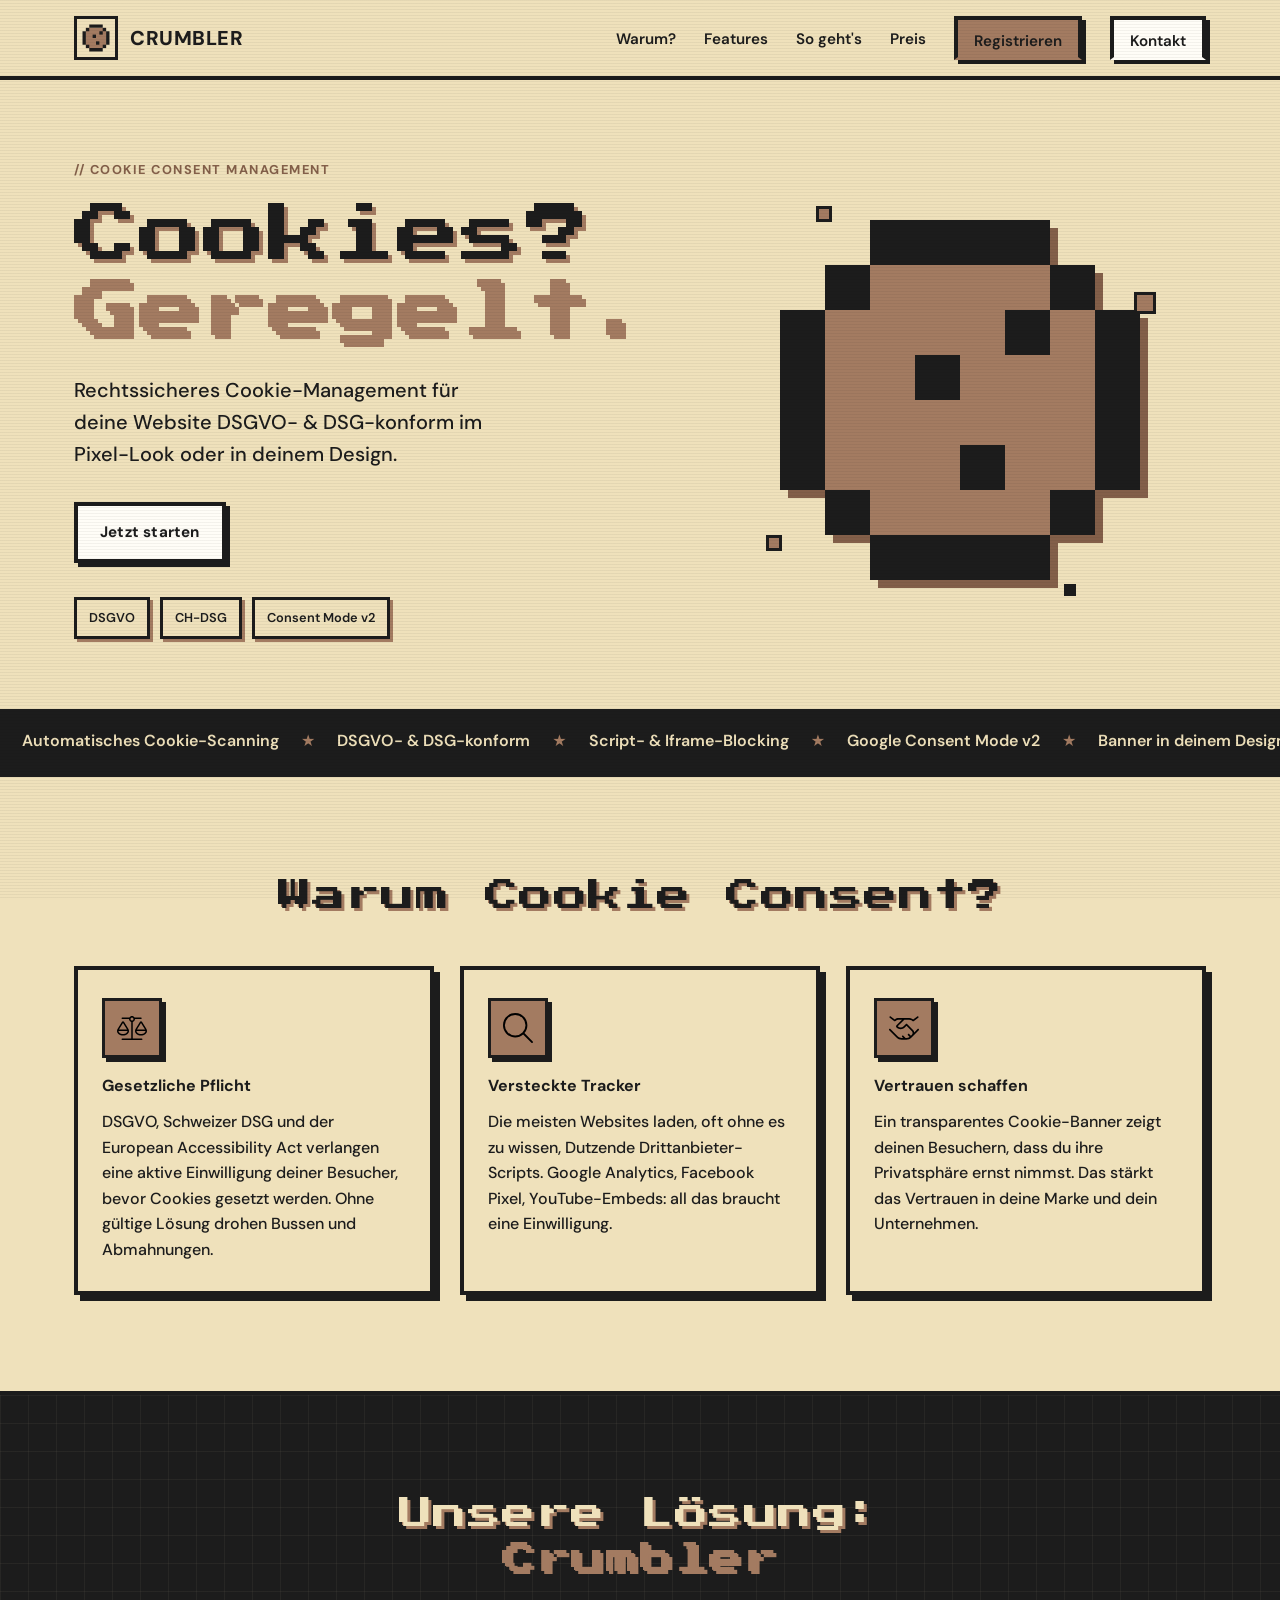
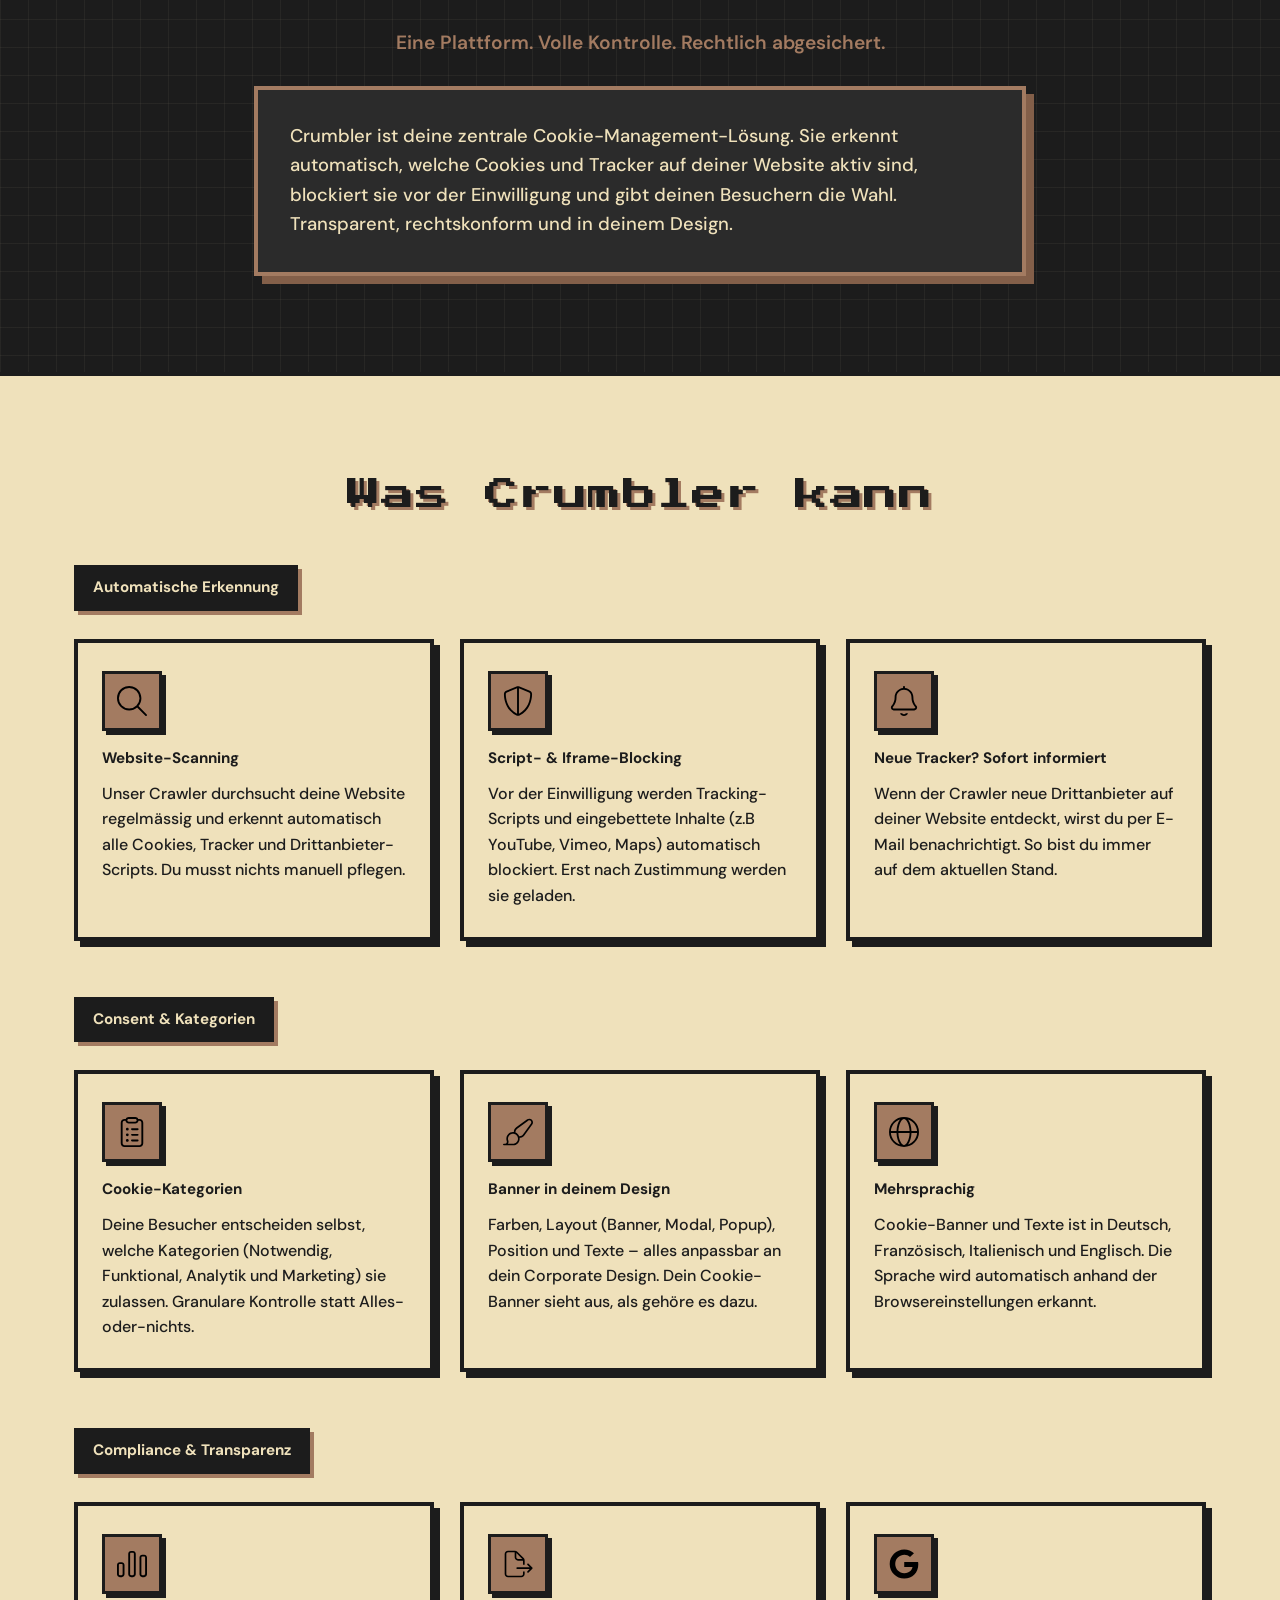
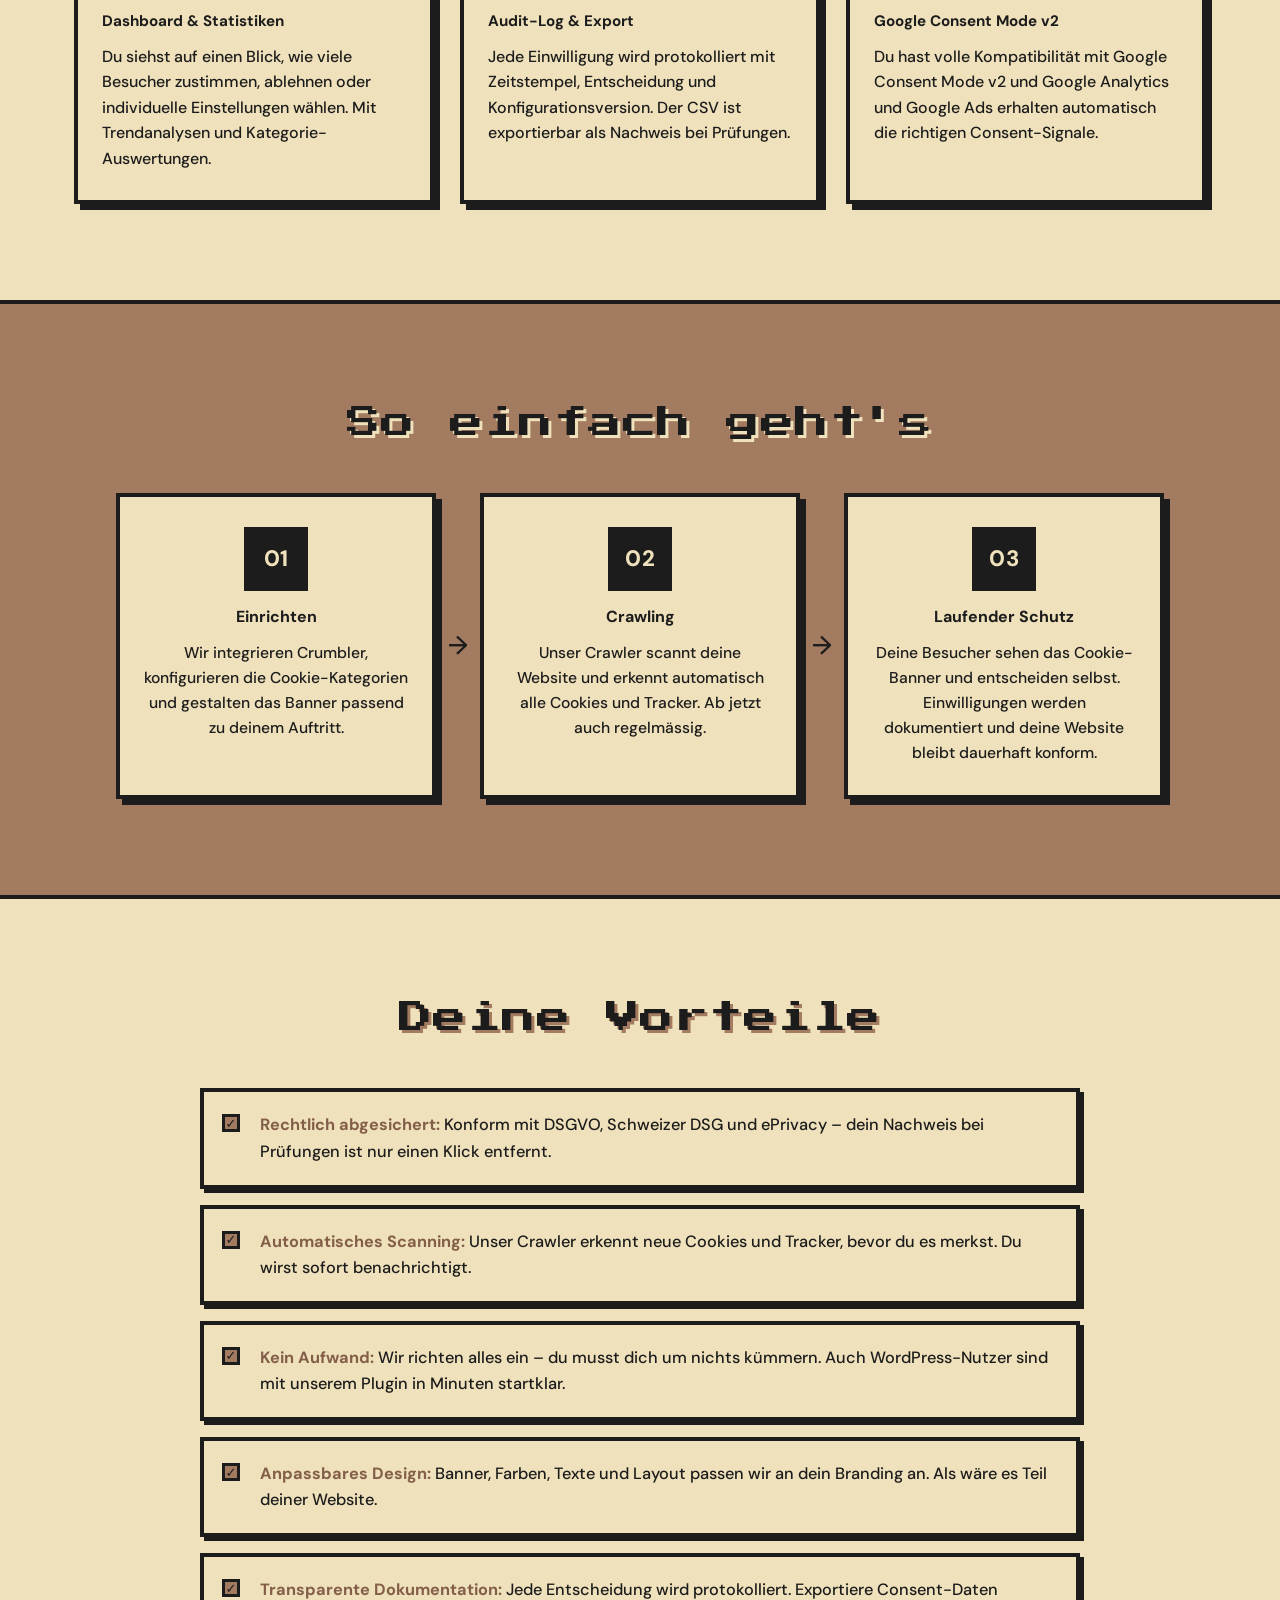
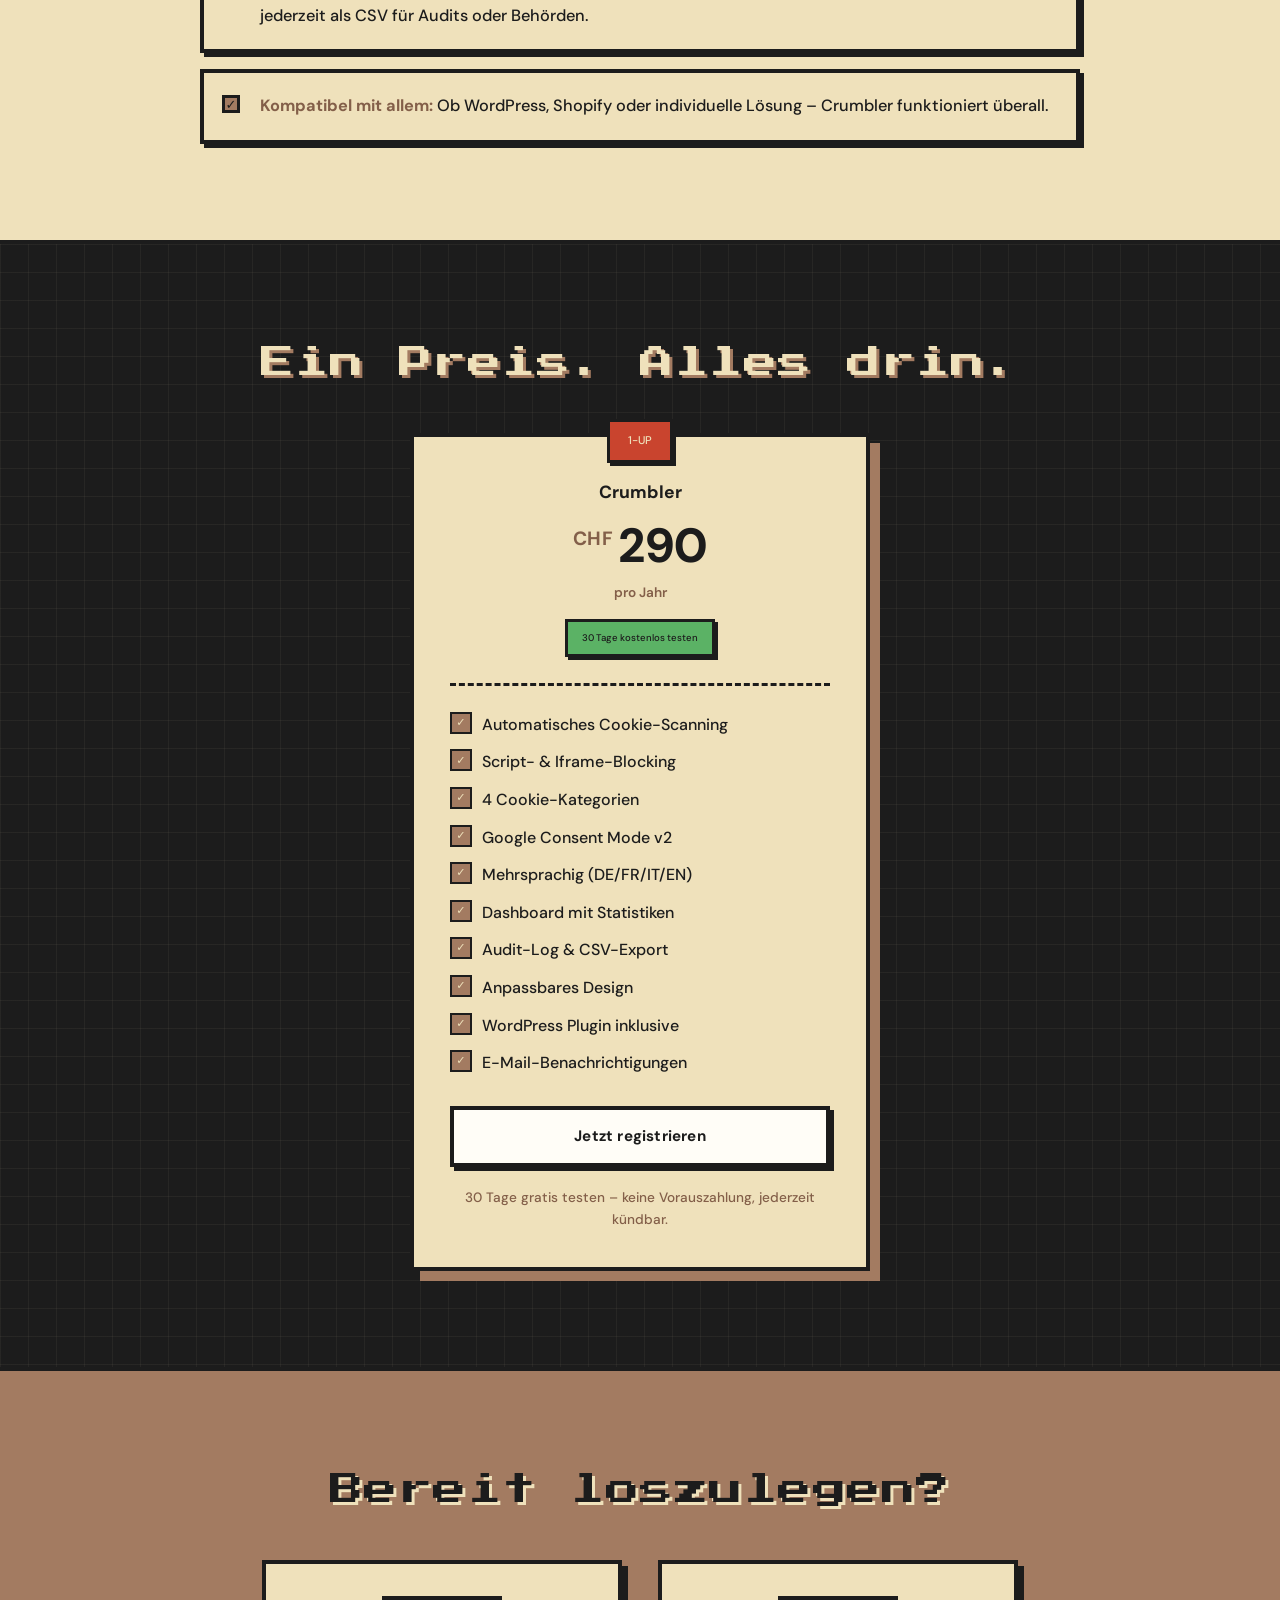
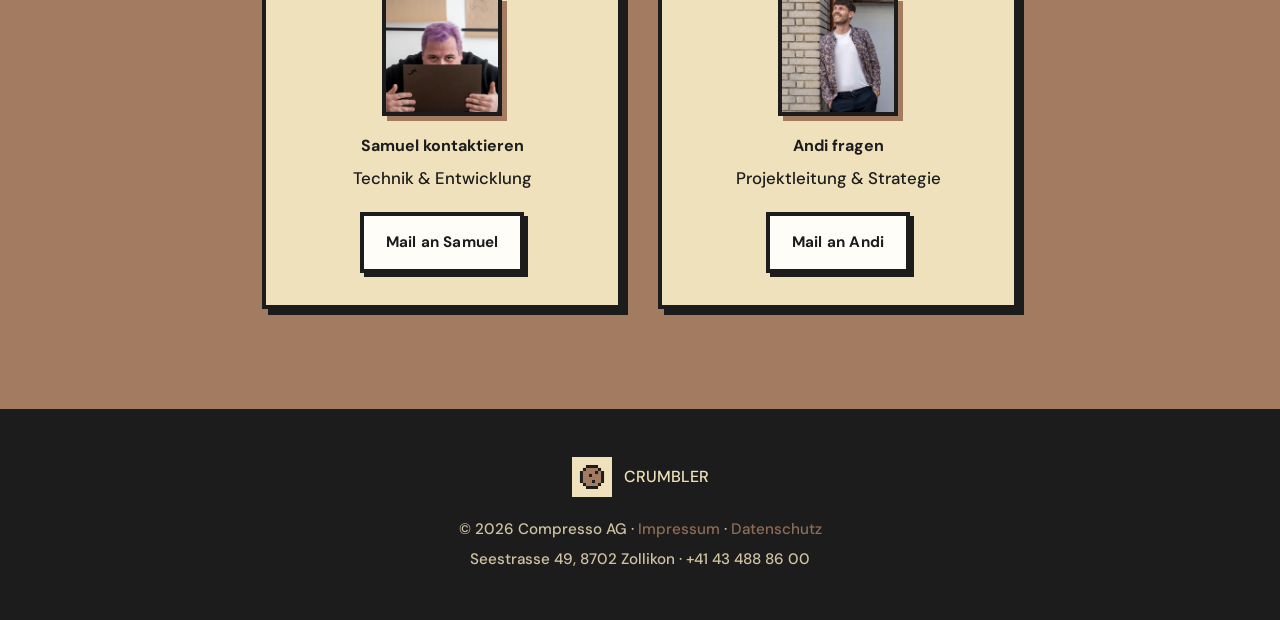
<file: index.html>
<!DOCTYPE html>
<html lang="de">
<head>
    <meta charset="UTF-8">
    <meta name="viewport" content="width=device-width, initial-scale=1.0">
    <title>Crumbler – Cookie Consent für deine Website. Pixelgenau geregelt.</title>
    <meta name="description" content="Crumbler macht deine Website rechtssicher – DSGVO- und DSG-konform. Automatisches Cookie-Scanning, intelligentes Blocking und ein Cookie-Banner im 8-Bit-Style oder in deinem Design.">

    <!-- Open Graph / Social -->
    <meta property="og:type" content="website">
    <meta property="og:title" content="Crumbler – Cookie Consent, pixelgenau geregelt">
    <meta property="og:description" content="Rechtssicheres Cookie-Management: automatisches Scanning, intelligentes Blocking und ein Banner, das zu deiner Marke passt.">
    <meta property="og:image" content="assets/logo.svg">
    <meta name="twitter:card" content="summary_large_image">
    <meta name="twitter:title" content="Crumbler – Cookie Consent, pixelgenau geregelt">
    <meta name="twitter:description" content="Rechtssicheres Cookie-Management im Pixel-Look.">

    <link rel="icon" type="image/svg+xml" href="assets/logo.svg">
    <link rel="preconnect" href="https://fonts.googleapis.com">
    <link rel="preconnect" href="https://fonts.gstatic.com" crossorigin>
    <link href="https://fonts.googleapis.com/css2?family=Press+Start+2P&family=DM+Sans:opsz,wght@9..40,400;9..40,500;9..40,700&display=swap" rel="stylesheet">
    <link rel="stylesheet" href="css/styles.css">
    <link rel="stylesheet" href="css/variant-oi.css">
</head>
<body>
    <!-- Scanline + grain overlay -->
    <div class="crt-overlay" aria-hidden="true"></div>

    <!-- Navigation -->
    <header id="header">
        <div class="container header-inner">
            <a href="#top" class="logo-link" aria-label="Crumbler Startseite">
                <img src="assets/logo.svg" alt="" class="logo-img">
                <span class="logo-word">CRUMBLER</span>
            </a>
            <button class="mobile-menu-toggle" aria-label="Menü öffnen" aria-expanded="false">
                <span></span><span></span><span></span>
            </button>
            <nav id="main-nav">
                <ul>
                    <li><a href="#why">Warum?</a></li>
                    <li><a href="#features">Features</a></li>
                    <li><a href="#howitworks">So geht's</a></li>
                    <li><a href="#pricing">Preis</a></li>
                    <li><a href="https://cmp.compresso.ch/register" class="btn btn-small btn-primary">Registrieren</a></li>
                    <li><a href="#contact" class="btn btn-small">Kontakt</a></li>
                </ul>
            </nav>
        </div>
    </header>

    <main id="top">
        <!-- 1) Hero -->
        <section id="hero" class="section-hero">
            <div class="container hero-grid">
                <div class="hero-copy">
                    <p class="kicker">// Cookie Consent Management</p>
                    <h1>Cookies?<br><span class="hl">Geregelt.</span></h1>
                    <p class="subline">Rechtssicheres Cookie-Management für deine Website DSGVO- &amp; DSG-konform im Pixel-Look oder in deinem Design.</p>
                    <div class="actions">
                        <a href="#pricing" class="btn btn-secondary">Jetzt starten</a>
                    </div>
                    <ul class="hero-badges">
                        <li>DSGVO</li>
                        <li>CH-DSG</li>
                        <li>Consent Mode v2</li>
                    </ul>
                </div>
                <div class="hero-art">
                    <div class="cookie-stage">
                        <!-- Inline SVG so einzelne Teile (Teig, Rand, Schoko-Stücke) animierbar sind -->
                        <svg class="cookie-sprite" id="crumbler-cookie" viewBox="0 0 1167.128 1167.127" role="img" aria-label="Crumbler Cookie" xmlns="http://www.w3.org/2000/svg">
                            <rect class="dough" x="145.891" y="145.891" width="875.345" height="875.345"/>
                            <g class="cookie-edge">
                                <polygon class="edge edge-top" points="583.564 145.891 729.455 145.891 875.345 145.891 875.345 0 729.455 0 583.564 0 437.673 0 291.782 0 291.782 145.891 437.673 145.891 583.564 145.891"/>
                                <rect class="edge corner-tl" x="145.891" y="145.891" width="145.891" height="145.891"/>
                                <rect class="edge corner-tr" x="875.345" y="145.891" width="145.891" height="145.891"/>
                                <polygon class="edge edge-left" points="145.891 729.455 145.891 583.564 145.891 437.673 145.891 291.782 0 291.782 0 437.673 0 583.564 0 729.455 0 875.346 145.891 875.346 145.891 729.455"/>
                                <polygon class="edge edge-right" points="1021.237 291.782 1021.237 437.672 1021.237 583.563 1021.237 729.454 1021.237 875.345 1167.127 875.345 1167.127 729.454 1167.127 583.563 1167.127 437.672 1167.128 291.782 1021.237 291.782"/>
                                <rect class="edge corner-br" x="875.346" y="875.345" width="145.891" height="145.891"/>
                                <rect class="edge corner-bl" x="145.891" y="875.345" width="145.891" height="145.891"/>
                                <polygon class="edge edge-bottom" points="583.564 1021.236 437.673 1021.236 291.782 1021.236 291.782 1167.127 437.673 1167.127 583.564 1167.127 729.455 1167.127 875.345 1167.127 875.345 1021.236 729.455 1021.236 583.564 1021.236"/>
                            </g>
                            <g class="cookie-chips">
                                <rect class="chip chip-1" x="729.455" y="291.782" width="145.891" height="145.891"/>
                                <rect class="chip chip-2" x="437.673" y="437.673" width="145.891" height="145.891"/>
                                <rect class="chip chip-3" x="583.564" y="729.454" width="145.891" height="145.891"/>
                            </g>
                        </svg>
                        <span class="crumb crumb-1"></span>
                        <span class="crumb crumb-2"></span>
                        <span class="crumb crumb-3"></span>
                        <span class="crumb crumb-4"></span>
                    </div>
                </div>
            </div>
            <div class="marquee" aria-hidden="true">
                <div class="marquee-track">
                    <div class="marquee-group">
                        <span>Automatisches Cookie-Scanning</span><i>★</i>
                        <span>DSGVO- &amp; DSG-konform</span><i>★</i>
                        <span>Script- &amp; Iframe-Blocking</span><i>★</i>
                        <span>Google Consent Mode v2</span><i>★</i>
                        <span>Banner in deinem Design</span><i>★</i>
                        <span>Mehrsprachig: DE · FR · IT · EN</span><i>★</i>
                        <span>Audit-Log &amp; CSV-Export</span><i>★</i>
                        <span>WordPress-Plugin inklusive</span><i>★</i>
                    </div>
                    <div class="marquee-group">
                        <span>Automatisches Cookie-Scanning</span><i>★</i>
                        <span>DSGVO- &amp; DSG-konform</span><i>★</i>
                        <span>Script- &amp; Iframe-Blocking</span><i>★</i>
                        <span>Google Consent Mode v2</span><i>★</i>
                        <span>Banner in deinem Design</span><i>★</i>
                        <span>Mehrsprachig: DE · FR · IT · EN</span><i>★</i>
                        <span>Audit-Log &amp; CSV-Export</span><i>★</i>
                        <span>WordPress-Plugin inklusive</span><i>★</i>
                    </div>
                </div>
            </div>
        </section>

        <!-- 2) Warum Cookie Consent? -->
        <section id="why" class="section section-light reveal">
            <div class="container">
                <h2>Warum Cookie Consent?</h2>
                <div class="grid-3">
                    <div class="card">
                        <div class="card-icon-wrap"><img src="assets/icons/scale-balanced.svg" alt="" class="card-icon"></div>
                        <h3>Gesetzliche Pflicht</h3>
                        <p>DSGVO, Schweizer DSG und der European Accessibility Act verlangen eine aktive Einwilligung deiner Besucher, bevor Cookies gesetzt werden. Ohne gültige Lösung drohen Bussen und Abmahnungen.</p>
                    </div>
                    <div class="card">
                        <div class="card-icon-wrap"><img src="assets/icons/magnifying-glass.svg" alt="" class="card-icon"></div>
                        <h3>Versteckte Tracker</h3>
                        <p>Die meisten Websites laden, oft ohne es zu wissen, Dutzende Drittanbieter-Scripts. Google Analytics, Facebook Pixel, YouTube-Embeds: all das braucht eine Einwilligung.</p>
                    </div>
                    <div class="card">
                        <div class="card-icon-wrap"><img src="assets/icons/handshake.svg" alt="" class="card-icon"></div>
                        <h3>Vertrauen schaffen</h3>
                        <p>Ein transparentes Cookie-Banner zeigt deinen Besuchern, dass du ihre Privatsphäre ernst nimmst. Das stärkt das Vertrauen in deine Marke und dein Unternehmen.</p>
                    </div>
                </div>
            </div>
        </section>

        <!-- 3) Lösung -->
        <section id="solution" class="section section-dark reveal">
            <div class="container narrow">
                <h2>Unsere Lösung: <span class="hl">Crumbler</span></h2>
                <p class="lead">Eine Plattform. Volle Kontrolle. Rechtlich abgesichert.</p>
                <div class="content-block">
                    <p>Crumbler ist deine zentrale Cookie-Management-Lösung. Sie erkennt automatisch, welche Cookies und Tracker auf deiner Website aktiv sind, blockiert sie vor der Einwilligung und gibt deinen Besuchern die Wahl. Transparent, rechtskonform und in deinem Design.</p>
                </div>
            </div>
        </section>

        <!-- 4) Features -->
        <section id="features" class="section section-light reveal">
            <div class="container">
                <h2>Was Crumbler kann</h2>

                <div class="feature-group">
                    <h3 class="feature-group-title">Automatische Erkennung</h3>
                    <div class="grid-3">
                        <div class="feature-card">
                            <div class="feature-icon"><img src="assets/icons/magnifying-glass.svg" alt="" class="fa-icon"></div>
                            <h4>Website-Scanning</h4>
                            <p>Unser Crawler durchsucht deine Website regelmässig und erkennt automatisch alle Cookies, Tracker und Drittanbieter-Scripts. Du musst nichts manuell pflegen.</p>
                        </div>
                        <div class="feature-card">
                            <div class="feature-icon"><img src="assets/icons/shield-halved.svg" alt="" class="fa-icon"></div>
                            <h4>Script- &amp; Iframe-Blocking</h4>
                            <p>Vor der Einwilligung werden Tracking-Scripts und eingebettete Inhalte (z.B YouTube, Vimeo, Maps) automatisch blockiert. Erst nach Zustimmung werden sie geladen.</p>
                        </div>
                        <div class="feature-card">
                            <div class="feature-icon"><img src="assets/icons/bell.svg" alt="" class="fa-icon"></div>
                            <h4>Neue Tracker? Sofort informiert</h4>
                            <p>Wenn der Crawler neue Drittanbieter auf deiner Website entdeckt, wirst du per E-Mail benachrichtigt. So bist du immer auf dem aktuellen Stand.</p>
                        </div>
                    </div>
                </div>

                <div class="feature-group">
                    <h3 class="feature-group-title">Consent &amp; Kategorien</h3>
                    <div class="grid-3">
                        <div class="feature-card">
                            <div class="feature-icon"><img src="assets/icons/clipboard-list.svg" alt="" class="fa-icon"></div>
                            <h4>Cookie-Kategorien</h4>
                            <p>Deine Besucher entscheiden selbst, welche Kategorien (Notwendig, Funktional, Analytik und Marketing) sie zulassen. Granulare Kontrolle statt Alles-oder-nichts.</p>
                        </div>
                        <div class="feature-card">
                            <div class="feature-icon"><img src="assets/icons/paintbrush.svg" alt="" class="fa-icon"></div>
                            <h4>Banner in deinem Design</h4>
                            <p>Farben, Layout (Banner, Modal, Popup), Position und Texte – alles anpassbar an dein Corporate Design. Dein Cookie-Banner sieht aus, als gehöre es dazu.</p>
                        </div>
                        <div class="feature-card">
                            <div class="feature-icon"><img src="assets/icons/globe.svg" alt="" class="fa-icon"></div>
                            <h4>Mehrsprachig</h4>
                            <p>Cookie-Banner und Texte ist in Deutsch, Französisch, Italienisch und Englisch. Die Sprache wird automatisch anhand der Browsereinstellungen erkannt.</p>
                        </div>
                    </div>
                </div>

                <div class="feature-group">
                    <h3 class="feature-group-title">Compliance &amp; Transparenz</h3>
                    <div class="grid-3">
                        <div class="feature-card">
                            <div class="feature-icon"><img src="assets/icons/chart-simple.svg" alt="" class="fa-icon"></div>
                            <h4>Dashboard &amp; Statistiken</h4>
                            <p>Du siehst auf einen Blick, wie viele Besucher zustimmen, ablehnen oder individuelle Einstellungen wählen. Mit Trendanalysen und Kategorie-Auswertungen.</p>
                        </div>
                        <div class="feature-card">
                            <div class="feature-icon"><img src="assets/icons/file-export.svg" alt="" class="fa-icon"></div>
                            <h4>Audit-Log &amp; Export</h4>
                            <p>Jede Einwilligung wird protokolliert mit Zeitstempel, Entscheidung und Konfigurationsversion. Der CSV ist exportierbar als Nachweis bei Prüfungen.</p>
                        </div>
                        <div class="feature-card">
                            <div class="feature-icon"><img src="assets/icons/google.svg" alt="" class="fa-icon"></div>
                            <h4>Google Consent Mode v2</h4>
                            <p>Du hast volle Kompatibilität mit Google Consent Mode v2 und Google Analytics und Google Ads erhalten automatisch die richtigen Consent-Signale.</p>
                        </div>
                    </div>
                </div>
            </div>
        </section>

        <!-- 5) So funktioniert es -->
        <section id="howitworks" class="section section-cookie reveal">
            <div class="container">
                <h2>So einfach geht's</h2>
                <div class="workflow-steps">
                    <div class="step">
                        <span class="step-number">01</span>
                        <h3>Einrichten</h3>
                        <p>Wir integrieren Crumbler, konfigurieren die Cookie-Kategorien und gestalten das Banner passend zu deinem Auftritt.</p>
                    </div>
                    <div class="step-arrow">&rarr;</div>
                    <div class="step">
                        <span class="step-number">02</span>
                        <h3>Crawling</h3>
                        <p>Unser Crawler scannt deine Website und erkennt automatisch alle Cookies und Tracker. Ab jetzt auch regelmässig.</p>
                    </div>
                    <div class="step-arrow">&rarr;</div>
                    <div class="step">
                        <span class="step-number">03</span>
                        <h3>Laufender Schutz</h3>
                        <p>Deine Besucher sehen das Cookie-Banner und entscheiden selbst. Einwilligungen werden dokumentiert und deine Website bleibt dauerhaft konform.</p>
                    </div>
                </div>
            </div>
        </section>

        <!-- 6) Vorteile -->
        <section id="benefits" class="section section-light reveal">
            <div class="container">
                <h2>Deine Vorteile</h2>
                <ul class="benefits-list">
                    <li><strong>Rechtlich abgesichert:</strong> Konform mit DSGVO, Schweizer DSG und ePrivacy – dein Nachweis bei Prüfungen ist nur einen Klick entfernt.</li>
                    <li><strong>Automatisches Scanning:</strong> Unser Crawler erkennt neue Cookies und Tracker, bevor du es merkst. Du wirst sofort benachrichtigt.</li>
                    <li><strong>Kein Aufwand:</strong> Wir richten alles ein – du musst dich um nichts kümmern. Auch WordPress-Nutzer sind mit unserem Plugin in Minuten startklar.</li>
                    <li><strong>Anpassbares Design:</strong> Banner, Farben, Texte und Layout passen wir an dein Branding an. Als wäre es Teil deiner Website.</li>
                    <li><strong>Transparente Dokumentation:</strong> Jede Entscheidung wird protokolliert. Exportiere Consent-Daten jederzeit als CSV für Audits oder Behörden.</li>
                    <li><strong>Kompatibel mit allem:</strong> Ob WordPress, Shopify oder individuelle Lösung – Crumbler funktioniert überall.</li>
                </ul>
            </div>
        </section>

        <!-- 7) Pricing -->
        <section id="pricing" class="section section-dark reveal">
            <div class="container narrow">
                <h2>Ein Preis. Alles drin.</h2>
                <div class="pricing-single">
                    <div class="price-card">
                        <span class="price-ribbon">1-UP</span>
                        <h3>Crumbler</h3>
                        <div class="price"><span class="price-cur">CHF</span>290</div>
                        <div class="sub-price">pro Jahr</div>
                        <div class="trial-badge">30 Tage kostenlos testen</div>
                        <hr>
                        <ul class="features">
                            <li>Automatisches Cookie-Scanning</li>
                            <li>Script- &amp; Iframe-Blocking</li>
                            <li>4 Cookie-Kategorien</li>
                            <li>Google Consent Mode v2</li>
                            <li>Mehrsprachig (DE/FR/IT/EN)</li>
                            <li>Dashboard mit Statistiken</li>
                            <li>Audit-Log &amp; CSV-Export</li>
                            <li>Anpassbares Design</li>
                            <li>WordPress Plugin inklusive</li>
                            <li>E-Mail-Benachrichtigungen</li>
                        </ul>
                        <a href="https://cmp.compresso.ch/register" class="btn btn-secondary btn-block">Jetzt registrieren</a>
                        <p class="trial-fineprint">30 Tage gratis testen – keine Vorauszahlung, jederzeit kündbar.</p>
                    </div>
                </div>
            </div>
        </section>

        <!-- 8) CTA / Kontakt -->
        <section id="contact" class="section section-cookie reveal">
            <div class="container">
                <h2>Bereit loszulegen?</h2>

                <div class="contact-persons">
                    <div class="person">
                        <div class="person-photo-wrap"><img src="assets/samuel.jpg" alt="Samuel Rüegger" class="person-photo"></div>
                        <h3>Samuel kontaktieren</h3>
                        <p>Technik &amp; Entwicklung</p>
                        <a href="mailto:samuel.ruegger@compresso.ch" class="btn btn-secondary">Mail an Samuel</a>
                    </div>
                    <div class="person">
                        <div class="person-photo-wrap"><img src="assets/andi.jpg" alt="Andi Eggli" class="person-photo"></div>
                        <h3>Andi fragen</h3>
                        <p>Projektleitung &amp; Strategie</p>
                        <a href="mailto:andi.eggli@compresso.ch" class="btn btn-secondary">Mail an Andi</a>
                    </div>
                </div>
            </div>
        </section>
    </main>

    <footer>
        <div class="container footer-inner">
            <div class="footer-brand">
                <img src="assets/logo.svg" alt="" class="footer-logo">
                <span>CRUMBLER</span>
            </div>
            <p class="footer-meta">&copy; 2026 Compresso AG · <a href="https://compresso.ch/impressum/" target="_blank" rel="noopener">Impressum</a> · <a href="https://compresso.ch/datenschutzerklaerung/" target="_blank" rel="noopener">Datenschutz</a></p>
            <p class="footer-meta">Seestrasse 49, 8702 Zollikon · +41 43 488 86 00</p>
        </div>
    </footer>

    <script src="js/app.js"></script>
    <script src="https://cmp.compresso.ch/widget/cmp.min.js?key=f0ad35cd-ad21-440a-940b-c36ac06441a4"></script>
</body>
</html>
</file>
<file: css/styles.css>
/* =========================================================
   CRUMBLER — 8-bit / bitmap pixel aesthetic
   Palette derived from the cookie logo:
     #efe1bb  cream   (paper)
     #a37b61  cookie  (brown accent)
     #1c1c1c  ink     (near-black)
   ========================================================= */

:root {
    --cream:    #efe1bb;
    --cream-2:  #e6d4a3;   /* deeper cream for patterns */
    --btn-white:#fffdf7;   /* heller Button-Hintergrund (inaktiv) */
    --cookie:   #a37b61;
    --cookie-d: #835f49;   /* darker cookie for shadows */
    --ink:      #1c1c1c;
    --ink-2:    #2b2b2b;
    --chip:     #c9442e;   /* arcade red accent (sparingly) */
    --pico-green:#5bb265;

    --px: 4px;                       /* base pixel unit */
    --border: var(--ink);
    --shadow-hard: 6px 6px 0 var(--ink);
    --shadow-hard-sm: 4px 4px 0 var(--ink);

    --font-display: "Press Start 2P", monospace;
    --font-body: "Pixelify Sans", "Press Start 2P", monospace;

    --maxw: 1180px;
}

/* ---------- Reset ---------- */
*, *::before, *::after { box-sizing: border-box; margin: 0; padding: 0; }

html { scroll-behavior: smooth; }

body {
    font-family: var(--font-body);
    font-size: 20px;
    line-height: 1.55;
    color: var(--ink);
    background-color: var(--cream);
    /* dotted bitmap paper texture */
    background-image:
        radial-gradient(var(--cream-2) 1.4px, transparent 1.5px);
    background-size: 14px 14px;
    -webkit-font-smoothing: none;
    image-rendering: pixelated;
    overflow-x: hidden;
}

img { image-rendering: pixelated; }
.fa-icon, .card-icon { image-rendering: auto; }   /* keep vector icons crisp */

a { color: inherit; }

::selection { background: var(--chip); color: var(--cream); }

/* Chunky pixel scrollbar */
::-webkit-scrollbar { width: 14px; }
::-webkit-scrollbar-track { background: var(--cream-2); }
::-webkit-scrollbar-thumb { background: var(--cookie); border: 3px solid var(--ink); }

/* ---------- CRT scanline + vignette overlay ---------- */
.crt-overlay {
    position: fixed;
    inset: 0;
    pointer-events: none;
    z-index: 9999;
    background:
        repeating-linear-gradient(
            to bottom,
            rgba(28,28,28,0.05) 0px,
            rgba(28,28,28,0.05) 1px,
            transparent 1px,
            transparent 3px
        );
    mix-blend-mode: multiply;
}

/* ---------- Layout ---------- */
.container { width: 100%; max-width: var(--maxw); margin: 0 auto; padding: 0 24px; }
.container.narrow { max-width: 820px; }

.section { padding: 96px 0; position: relative; }

.section-light { background: var(--cream); }

.section-dark {
    background: var(--ink);
    color: var(--cream);
    background-image:
        linear-gradient(rgba(239,225,187,0.05) 1px, transparent 1px),
        linear-gradient(90deg, rgba(239,225,187,0.05) 1px, transparent 1px);
    background-size: 28px 28px;
}

.section-cookie {
    background: var(--cookie);
    color: var(--ink);
    /* dezente Schachbrett-Dither – niedriger Kontrast, damit loser Text
       direkt darauf gut lesbar bleibt */
    background-image:
        linear-gradient(45deg, rgba(28,28,28,0.05) 25%, transparent 25%, transparent 75%, rgba(28,28,28,0.05) 75%),
        linear-gradient(45deg, rgba(28,28,28,0.05) 25%, transparent 25%, transparent 75%, rgba(28,28,28,0.05) 75%);
    background-size: 32px 32px;
    background-position: 0 0, 16px 16px;
}

/* thick divider between sections */
.section + .section,
.section-hero + .section { border-top: var(--px) solid var(--ink); }
.section-dark { border-top-color: var(--ink) !important; }

/* ---------- Typography ---------- */
h1, h2, h3, h4, .logo-word, .step-number, .price, .btn {
    font-family: var(--font-display);
    line-height: 1.35;
    letter-spacing: 0.5px;
}

h1 {
    font-size: clamp(2.1rem, 6vw, 4rem);
    line-height: 1.18;
    text-shadow: var(--px) var(--px) 0 var(--cookie);
}

h2 {
    font-size: clamp(1.3rem, 3.4vw, 2.1rem);
    margin-bottom: 48px;
    text-align: center;
}

.section-dark h2 { text-shadow: 3px 3px 0 var(--cookie); }
.section-light h2 { text-shadow: 3px 3px 0 var(--cookie); }
.section-cookie h2 { text-shadow: 3px 3px 0 var(--cream); }

h3 { font-size: 1rem; line-height: 1.5; }
h4 { font-size: 0.82rem; line-height: 1.5; }

p { font-size: 1.05rem; }

.kicker {
    font-family: var(--font-display);
    font-size: 0.62rem;
    letter-spacing: 1px;
    color: var(--cookie-d);
    margin-bottom: 18px;
    text-transform: uppercase;
}
.section-dark .kicker { color: var(--cookie); }
.section-cookie .kicker { color: var(--ink); opacity: 1; }
.kicker.center { text-align: center; }

.hl { color: var(--cookie); }
.section-dark .hl { color: var(--cookie); }

/* ---------- Buttons ---------- */
.btn {
    display: inline-block;
    font-size: 0.7rem;
    text-decoration: none;
    padding: 16px 22px;
    border: var(--px) solid var(--ink);
    background: var(--btn-white);
    color: var(--ink);
    box-shadow: var(--shadow-hard-sm);
    transition: transform .08s steps(2), box-shadow .08s steps(2);
    cursor: pointer;
    text-align: center;
    line-height: 1.4;
}
.btn:hover { transform: translate(-2px, -2px); box-shadow: 6px 6px 0 var(--ink); }
.btn:active { transform: translate(4px, 4px); box-shadow: 0 0 0 var(--ink); }

.btn-primary { background: var(--cookie); color: var(--ink); }
.btn-secondary { background: var(--btn-white); color: var(--ink); }
.btn-small { padding: 11px 16px; font-size: 0.6rem; box-shadow: var(--px) var(--px) 0 var(--ink); }
.btn-block { display: block; width: 100%; }

/* ---------- Header ---------- */
#header {
    position: sticky;
    top: 0;
    z-index: 100;
    background: var(--cream);
    border-bottom: var(--px) solid var(--ink);
}
.header-inner { display: flex; align-items: center; justify-content: space-between; height: 76px; }

.logo-link { display: flex; align-items: center; gap: 12px; text-decoration: none; }
.logo-img { width: 44px; height: 44px; border: 3px solid var(--ink); display: block; }
.logo-word { font-family: var(--font-display); font-size: 1rem; letter-spacing: 1px; }

#main-nav ul { list-style: none; display: flex; align-items: center; gap: 28px; }
#main-nav a {
    font-family: var(--font-display);
    font-size: 0.62rem;
    text-decoration: none;
    padding-bottom: 4px;
    border-bottom: 3px solid transparent;
    transition: border-color .1s steps(1), color .1s;
}
#main-nav a:not(.btn):hover { border-bottom-color: var(--cookie); color: var(--cookie-d); }

.mobile-menu-toggle {
    display: none;
    flex-direction: column;
    gap: 5px;
    background: var(--cookie);
    border: 3px solid var(--ink);
    padding: 9px;
    cursor: pointer;
}
.mobile-menu-toggle span { display: block; width: 22px; height: 4px; background: var(--ink); }

/* ---------- Hero ---------- */
.section-hero {
    position: relative;
    padding: 80px 0 0;
    background: var(--cream);
    overflow: hidden;
}
.hero-grid {
    display: grid;
    grid-template-columns: 1.1fr 0.9fr;
    gap: 40px;
    align-items: center;
    padding-bottom: 70px;
}
.hero-copy .subline {
    font-size: 1.25rem;
    max-width: 30ch;
    margin: 24px 0 32px;
}
.actions { display: flex; flex-wrap: wrap; gap: 16px; }

.hero-badges { list-style: none; display: flex; flex-wrap: wrap; gap: 10px; margin-top: 34px; }
.hero-badges li {
    font-family: var(--font-display);
    font-size: 0.55rem;
    padding: 8px 12px;
    background: var(--cream);
    border: 3px solid var(--ink);
    box-shadow: 3px 3px 0 var(--cookie);
}

/* Hero cookie sprite */
.hero-art { display: flex; justify-content: center; align-items: center; }
.cookie-stage { position: relative; width: min(360px, 80%); aspect-ratio: 1; }
.cookie-sprite {
    width: 100%;
    height: 100%;
    display: block;
    /* Der Cookie bringt seinen eigenen Pixel-Rand mit – kein zusätzlicher
       Border/Box-Shadow (würde durch die offenen Ecken hässlich durchscheinen).
       Tiefe stattdessen als pixeliger Versatz-Schatten direkt am SVG. */
    filter: drop-shadow(8px 8px 0 var(--cookie-d));
    animation: bob 2.4s steps(4) infinite alternate;
}
/* Inline-SVG-Teile — einzeln animierbar via .dough / .edge / .chip (bzw. .chip-1..3) */
.cookie-sprite .dough { fill: var(--cookie); }
.cookie-sprite .edge  { fill: var(--ink); }
.cookie-sprite .chip  { fill: var(--ink); }
@keyframes bob { from { transform: translateY(0); } to { transform: translateY(-12px); } }

.crumb {
    position: absolute;
    width: 16px; height: 16px;
    background: var(--cookie);
    border: 3px solid var(--ink);
    animation: float 3s steps(6) infinite alternate;
}
.crumb-1 { top: -14px; left: 10%; }
.crumb-2 { top: 20%; right: -16px; width: 22px; height: 22px; animation-delay: .4s; }
.crumb-3 { bottom: 8%; left: -14px; animation-delay: .8s; }
.crumb-4 { bottom: -16px; right: 18%; width: 12px; height: 12px; background: var(--ink); animation-delay: 1.1s; }
@keyframes float { from { transform: translateY(0) rotate(0); } to { transform: translateY(-10px) rotate(0); } }

/* Hero marquee ticker */
.marquee {
    border-top: var(--px) solid var(--ink);
    border-bottom: var(--px) solid var(--ink);
    background: var(--ink);
    color: var(--cream);
    overflow: hidden;
    white-space: nowrap;
}
.marquee-track {
    display: flex;
    width: max-content;
    animation: scroll 22s linear infinite;
}
.marquee:hover .marquee-track { animation-play-state: paused; }
.marquee-group {
    display: flex;
    align-items: center;
    flex: 0 0 auto;
    font-family: var(--font-display);
    font-size: 0.68rem;
    padding: 15px 0;
}
.marquee-group span { white-space: nowrap; padding: 0 22px; }
.marquee-group i { color: var(--cookie); font-style: normal; }
/* -50% == genau eine (von zwei identischen) Gruppen -> nahtlose Schleife */
@keyframes scroll { from { transform: translateX(0); } to { transform: translateX(-50%); } }

/* ---------- Grid of cards ---------- */
.grid-3 { display: grid; grid-template-columns: repeat(3, 1fr); gap: 26px; }

.card, .feature-card {
    background: var(--cream);
    border: var(--px) solid var(--ink);
    box-shadow: var(--shadow-hard);
    padding: 28px 24px;
    transition: transform .1s steps(2), box-shadow .1s steps(2);
}
.section-cookie .card,
.section-cookie .feature-card { background: var(--cream); }
.card:hover, .feature-card:hover {
    transform: translate(-3px, -3px);
    box-shadow: 9px 9px 0 var(--ink);
}

.card h3, .feature-card h4 { margin: 18px 0 12px; }
.card p, .feature-card p { font-size: 1rem; }

.card-icon-wrap, .feature-icon {
    width: 60px; height: 60px;
    display: flex; align-items: center; justify-content: center;
    background: var(--cookie);
    border: 3px solid var(--ink);
    box-shadow: 4px 4px 0 var(--ink);
}
.card-icon, .fa-icon { width: 30px; height: 30px; color: var(--ink); }

/* ---------- Feature groups ---------- */
.feature-group { margin-top: 56px; }
.feature-group:first-of-type { margin-top: 0; }
.feature-group-title {
    display: inline-block;
    font-size: 0.78rem;
    margin-bottom: 28px;
    padding: 10px 16px;
    background: var(--ink);
    color: var(--cream);
    border: 3px solid var(--ink);
    box-shadow: 4px 4px 0 var(--cookie);
}

/* ---------- Solution block ---------- */
.lead {
    font-family: var(--font-display);
    font-size: 0.85rem;
    line-height: 1.7;
    text-align: center;
    color: var(--cookie);
    margin-bottom: 28px;
}
.content-block {
    background: var(--ink-2);
    border: var(--px) solid var(--cookie);
    box-shadow: 8px 8px 0 var(--cookie-d);
    padding: 32px;
}
.content-block p { font-size: 1.15rem; }

/* ---------- Workflow steps ---------- */
.workflow-steps {
    display: flex;
    align-items: stretch;
    justify-content: center;
    gap: 12px;
    flex-wrap: wrap;
}
.step {
    flex: 1 1 240px;
    max-width: 320px;
    background: var(--cream);
    border: var(--px) solid var(--ink);
    box-shadow: var(--shadow-hard);
    padding: 30px 24px;
    text-align: center;
}
.step h3 { margin: 16px 0 12px; }
.step p { font-size: 0.98rem; }
.step-number {
    display: inline-flex;
    align-items: center; justify-content: center;
    width: 64px; height: 64px;
    font-size: 1rem;
    background: var(--ink);
    color: var(--cream);
    border: 3px solid var(--ink);
    box-shadow: 4px 4px 0 var(--cream);
}
.step-arrow {
    display: flex;
    align-items: center;
    font-family: var(--font-display);
    font-size: 1.6rem;
    color: var(--ink);
}

/* ---------- Benefits ---------- */
.benefits-list { list-style: none; max-width: 880px; margin: 0 auto; display: grid; gap: 16px; }
.benefits-list li {
    background: var(--cream);
    border: var(--px) solid var(--ink);
    box-shadow: var(--shadow-hard-sm);
    padding: 20px 22px 20px 56px;
    position: relative;
    font-size: 1.02rem;
}
.benefits-list li::before {
    content: "";
    position: absolute;
    left: 18px; top: 22px;
    width: 18px; height: 18px;
    background: var(--cookie);
    border: 3px solid var(--ink);
}
.benefits-list strong { font-family: var(--font-display); font-size: 0.7rem; color: var(--cookie-d); }

/* ---------- Pricing ---------- */
.pricing-single { display: flex; justify-content: center; }
.price-card {
    position: relative;
    width: 100%;
    max-width: 460px;
    background: var(--cream);
    color: var(--ink);
    border: var(--px) solid var(--ink);
    box-shadow: 10px 10px 0 var(--cookie);
    padding: 44px 36px 36px;
    text-align: center;
}
.price-ribbon {
    position: absolute;
    top: -18px; left: 50%; transform: translateX(-50%);
    font-family: var(--font-display);
    font-size: 0.7rem;
    background: var(--chip);
    color: var(--cream);
    padding: 10px 18px;
    border: 3px solid var(--ink);
    box-shadow: 3px 3px 0 var(--ink);
}
.price-card h3 { font-size: 1.1rem; margin-bottom: 18px; }
.price { font-size: 2.6rem; line-height: 1; }
.price-cur { font-size: 1rem; vertical-align: super; margin-right: 6px; color: var(--cookie-d); }
.sub-price { font-family: var(--font-display); font-size: 0.6rem; margin-top: 12px; color: var(--cookie-d); }
.trial-badge {
    display: inline-block;
    font-family: var(--font-display);
    font-size: 0.6rem;
    line-height: 1.4;
    margin-top: 16px;
    padding: 9px 14px;
    background: var(--pico-green);
    color: var(--ink);
    border: 3px solid var(--ink);
    box-shadow: 3px 3px 0 var(--ink);
}
.trial-fineprint { font-size: 0.85rem; margin-top: 20px; margin-bottom: 0; color: var(--cookie-d); }
.price-card .btn-block { margin-top: 14px; }
.price-card hr { border: none; border-top: 3px dashed var(--ink); margin: 26px 0; }
.price-card .features { list-style: none; text-align: left; display: grid; gap: 12px; margin-bottom: 30px; }
.price-card .features li { position: relative; padding-left: 32px; font-size: 1rem; }
.price-card .features li::before {
    content: "✓";
    position: absolute; left: 0; top: 0;
    font-family: var(--font-display);
    font-size: 0.7rem;
    color: var(--cream);
    background: var(--cookie);
    border: 2px solid var(--ink);
    width: 22px; height: 22px;
    display: flex; align-items: center; justify-content: center;
}

/* ---------- Contact persons ---------- */
.claim { text-align: center; font-size: 1.2rem; max-width: 44ch; margin: 0 auto 50px; }
.contact-persons { display: flex; justify-content: center; gap: 36px; flex-wrap: wrap; }
.person {
    flex: 1 1 280px;
    max-width: 360px;
    text-align: center;
    background: var(--cream);
    border: var(--px) solid var(--ink);
    box-shadow: var(--shadow-hard);
    padding: 32px 26px;
}
.person-photo-wrap {
    width: 120px; height: 120px;
    margin: 0 auto 20px;
    border: var(--px) solid var(--ink);
    box-shadow: 5px 5px 0 var(--cookie);
    overflow: hidden;
}
.person-photo {
    width: 100%; height: 100%;
    object-fit: cover;
    filter: grayscale(0.2) contrast(1.05);
    image-rendering: auto;
}
.person h3 { margin-bottom: 8px; }
.person p { margin-bottom: 20px; }

/* ---------- Footer ---------- */
footer {
    background: var(--ink);
    color: var(--cream);
    border-top: var(--px) solid var(--cookie);
    padding: 48px 0;
    text-align: center;
}
.footer-brand { display: flex; align-items: center; justify-content: center; gap: 12px; margin-bottom: 20px; }
.footer-logo { width: 40px; height: 40px; border: 3px solid var(--cream); }
.footer-brand span { font-family: var(--font-display); font-size: 1rem; }
.footer-meta { font-size: 0.95rem; margin-top: 6px; opacity: 0.85; }
.footer-meta a { color: var(--cookie); text-decoration: none; border-bottom: 2px solid transparent; }
.footer-meta a:hover { border-bottom-color: var(--cookie); }

/* ---------- Rechtstext-Unterseiten (AGB, Datenschutz) ---------- */
.section-legal h1 {
    font-size: clamp(1.3rem, 3.4vw, 2rem);
    text-align: left;
    line-height: 1.3;
    text-shadow: 3px 3px 0 var(--cookie);
    margin-bottom: 32px;
}
.section-legal h2 {
    font-size: clamp(1.1rem, 2.6vw, 1.45rem);
    text-align: left;
    line-height: 1.3;
    margin: 40px 0 14px;
    text-shadow: none;
}
.section-legal h3 { font-size: 1.05rem; margin: 24px 0 10px; }
.section-legal p,
.section-legal li { font-size: 1.05rem; line-height: 1.7; }
.section-legal p { margin-bottom: 16px; }
.section-legal ul,
.section-legal ol { margin: 0 0 16px 1.3em; display: grid; gap: 8px; }
.section-legal a { color: var(--cookie-d); }
.section-legal .updated { font-size: 0.9rem; color: var(--cookie-d); margin-bottom: 32px; }
/* Rechtstext ohne dunkles Panel – gut lesbar auf hellem Grund */
.section-legal .content-block {
    background: transparent;
    border: none;
    box-shadow: none;
    padding: 0;
}
.section-legal .content-block p { font-size: 1.05rem; }

/* ---------- Scroll reveal ---------- */
.reveal { opacity: 0; transform: translateY(24px); }
.reveal.is-visible {
    opacity: 1; transform: translateY(0);
    transition: opacity .4s steps(4), transform .4s steps(4);
}

/* ---------- Responsive ---------- */
@media (max-width: 900px) {
    .hero-grid { grid-template-columns: 1fr; text-align: center; }
    .hero-copy .subline { margin-left: auto; margin-right: auto; }
    .actions, .hero-badges { justify-content: center; }
    .hero-art { order: -1; margin-bottom: 20px; }
    .grid-3 { grid-template-columns: 1fr; }
    .step-arrow { transform: rotate(90deg); }
}

@media (max-width: 720px) {
    body { font-size: 18px; }
    .mobile-menu-toggle { display: flex; }
    #main-nav {
        position: absolute;
        top: 76px; left: 0; right: 0;
        background: var(--cream);
        border-bottom: var(--px) solid var(--ink);
        max-height: 0; overflow: hidden;
        transition: max-height .25s steps(6);
    }
    #main-nav.open { max-height: 420px; }
    #main-nav ul { flex-direction: column; gap: 0; padding: 8px 0; }
    #main-nav li { width: 100%; text-align: center; }
    #main-nav a { display: block; padding: 16px; border-bottom: none; }
    #main-nav .btn-small { margin: 12px auto; display: inline-block; }
    .section { padding: 64px 0; }
    h2 { margin-bottom: 36px; }
}

/* ---------- Reduced motion ---------- */
@media (prefers-reduced-motion: reduce) {
    *, *::before, *::after { animation: none !important; transition: none !important; }
    .reveal { opacity: 1; transform: none; }
    html { scroll-behavior: auto; }
}
</file>
<file: css/variant-oi.css>
/* =========================================================
   CRUMBLER – Typo-Variante "Oi"
   Lädt NACH styles.css und tauscht nur die Schrift:
     Grosse Titel (h1, h2) -> "Press Start 2P" (8-Bit, wie index.html)
     Lauftext/UI/Marquee   -> "DM Sans" (Medium 500)
   Farbwelt, Layout, Buttons bleiben unverändert.
   ========================================================= */

:root {
    /* UI-Chrome (Nav, Buttons, Labels) und Fliesstext -> DM Sans */
    --font-display: "DM Sans", system-ui, sans-serif;
    --font-body:    "DM Sans", system-ui, sans-serif;
}

/* Fliesstext gut lesbar: Antialiasing an, keine Pixel-Rasterung */
body {
    font-family: var(--font-body);
    font-weight: 500;
    font-size: 18px;
    line-height: 1.6;
    -webkit-font-smoothing: antialiased;
    -moz-osx-font-smoothing: grayscale;
    image-rendering: auto;
}

/* Nur die GROSSEN Titel in der 8-Bit-Schrift "Press Start 2P" – kleine
   Überschriften werden damit zu dicht/unleserlich und bleiben DM Sans. */
h1, h2 {
    font-family: "Press Start 2P", monospace;
    font-weight: 400;
    letter-spacing: 0.5px;
    line-height: 1.35;
}
h1 {
    font-size: clamp(2.1rem, 6vw, 4rem);
    line-height: 1.18;
}
h2 { font-size: clamp(1.3rem, 3.4vw, 2.1rem); }

/* Kleinere Überschriften in DM Sans Bold = klar lesbar, gleicher Look */
h3, h4,
.feature-group-title {
    font-family: "DM Sans", system-ui, sans-serif;
    font-weight: 700;
    letter-spacing: 0;
    line-height: 1.3;
}
h4 { font-size: 0.95rem; }

/* Kleine UI-Texte für DM Sans etwas grösser/fetter (Press-Start-Grössen waren extrem kompakt) */
#main-nav a       { font-size: 0.95rem; font-weight: 600; letter-spacing: 0; }
.logo-word        { font-size: 1.25rem; font-weight: 800; letter-spacing: 0.5px; }
.btn              { font-size: 0.95rem; font-weight: 700; letter-spacing: 0.2px; }
.btn-small        { font-size: 0.85rem; }
.kicker           { font-size: 0.8rem;  font-weight: 700; letter-spacing: 1.5px; }
.hero-badges li   { font-size: 0.8rem;  font-weight: 600; }
.feature-group-title { font-size: 0.95rem; font-weight: 700; }
.lead             { font-size: 1.2rem;  font-weight: 600; line-height: 1.5; }
.sub-price        { font-size: 0.85rem; font-weight: 600; }
.step-number      { font-size: 1.4rem;  font-weight: 800; }
.price            { font-size: 3rem;    font-weight: 800; }
.price-cur        { font-size: 1.2rem;  font-weight: 700; }
.benefits-list strong { font-size: 1.02rem; font-weight: 700; }
.marquee-group    { font-size: 1rem;    font-weight: 600; }

/* Pixel-Titel mit hartem Versatz-Schatten wie in index.html */
h1 { text-shadow: var(--px) var(--px) 0 var(--cookie); }
.section-dark h2, .section-light h2 { text-shadow: 3px 3px 0 var(--cookie); }
.section-cookie h2 { text-shadow: 3px 3px 0 var(--cream); }

/* Schachbrettmuster entfernen – Cookie-Sektionen einfarbig braun */
.section-cookie {
    background-image: none;
}

/* Häkchen in die braunen Bullet-Kästchen der Vorteile-Liste */
.benefits-list li::before {
    content: "✓";
    display: flex;
    align-items: center;
    justify-content: center;
    color: var(--ink);
    font-size: 13px;
    font-weight: 900;
    line-height: 1;
}
</file>
